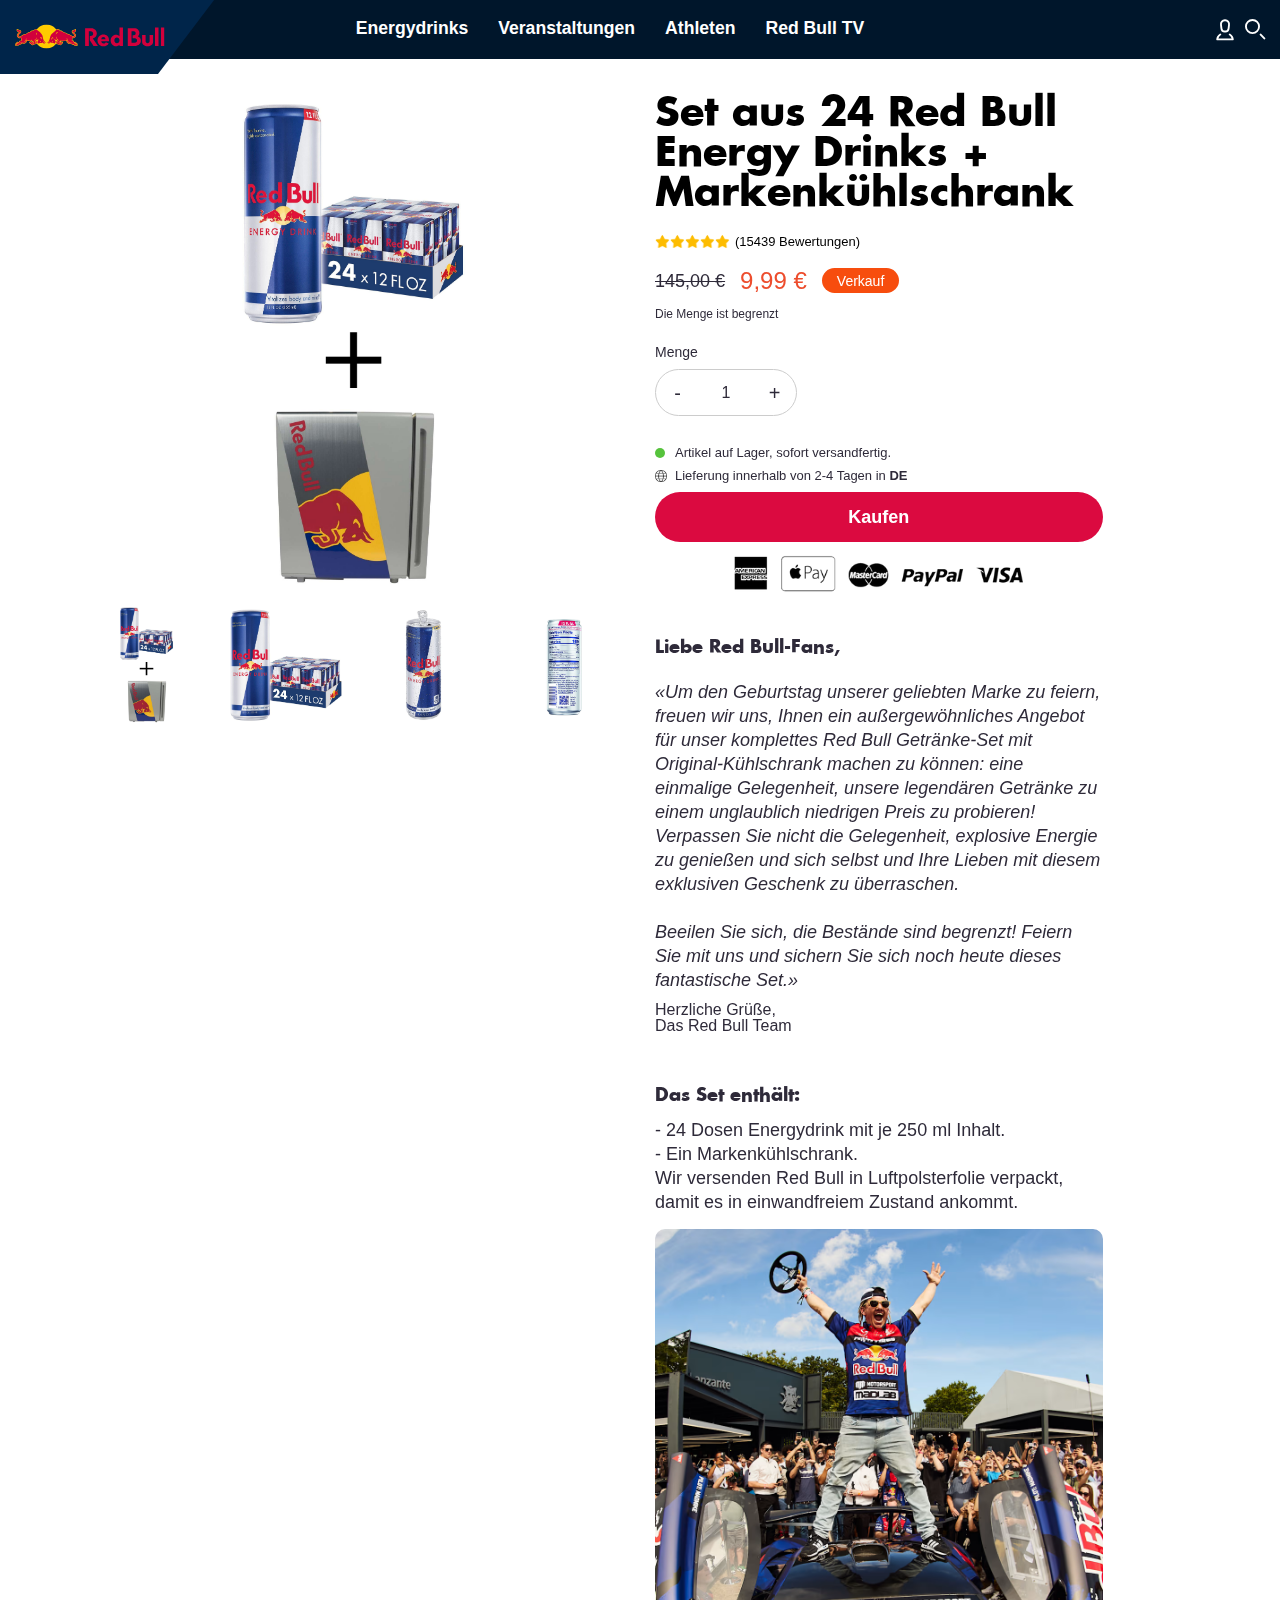
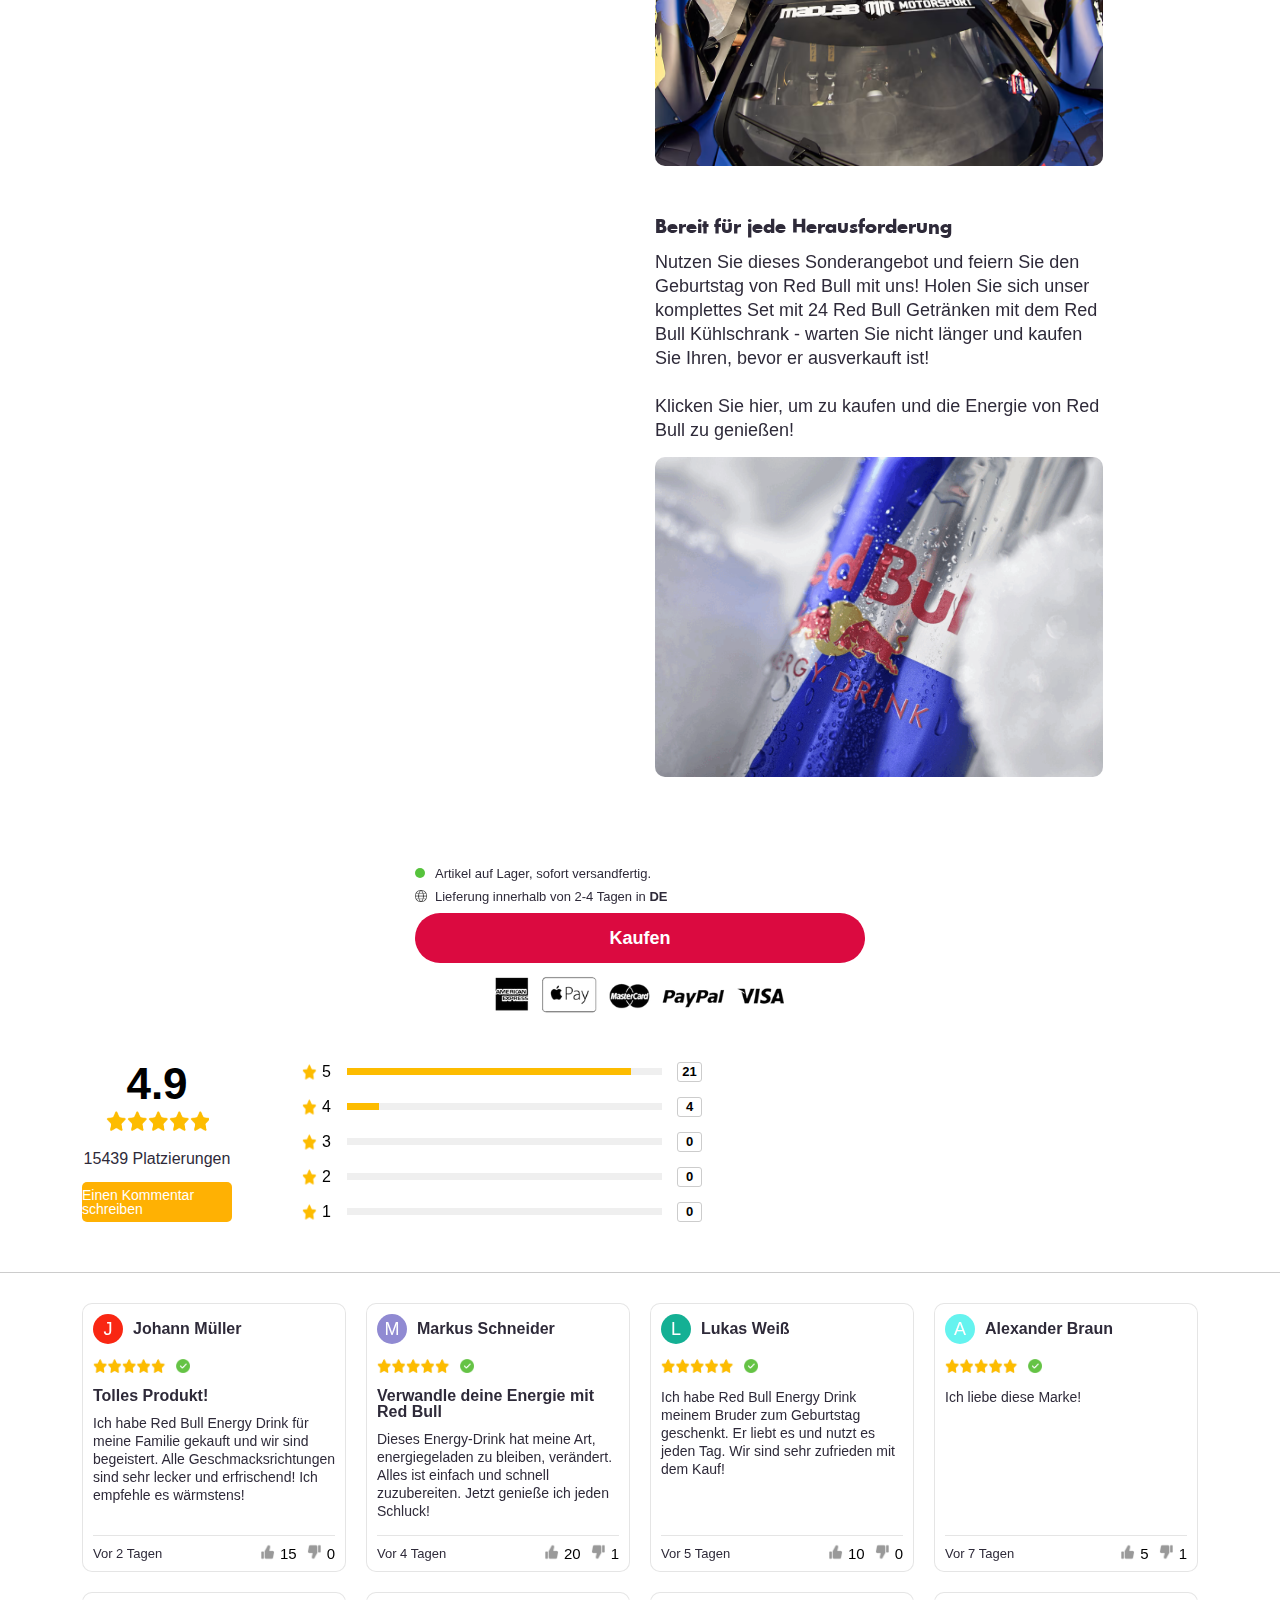
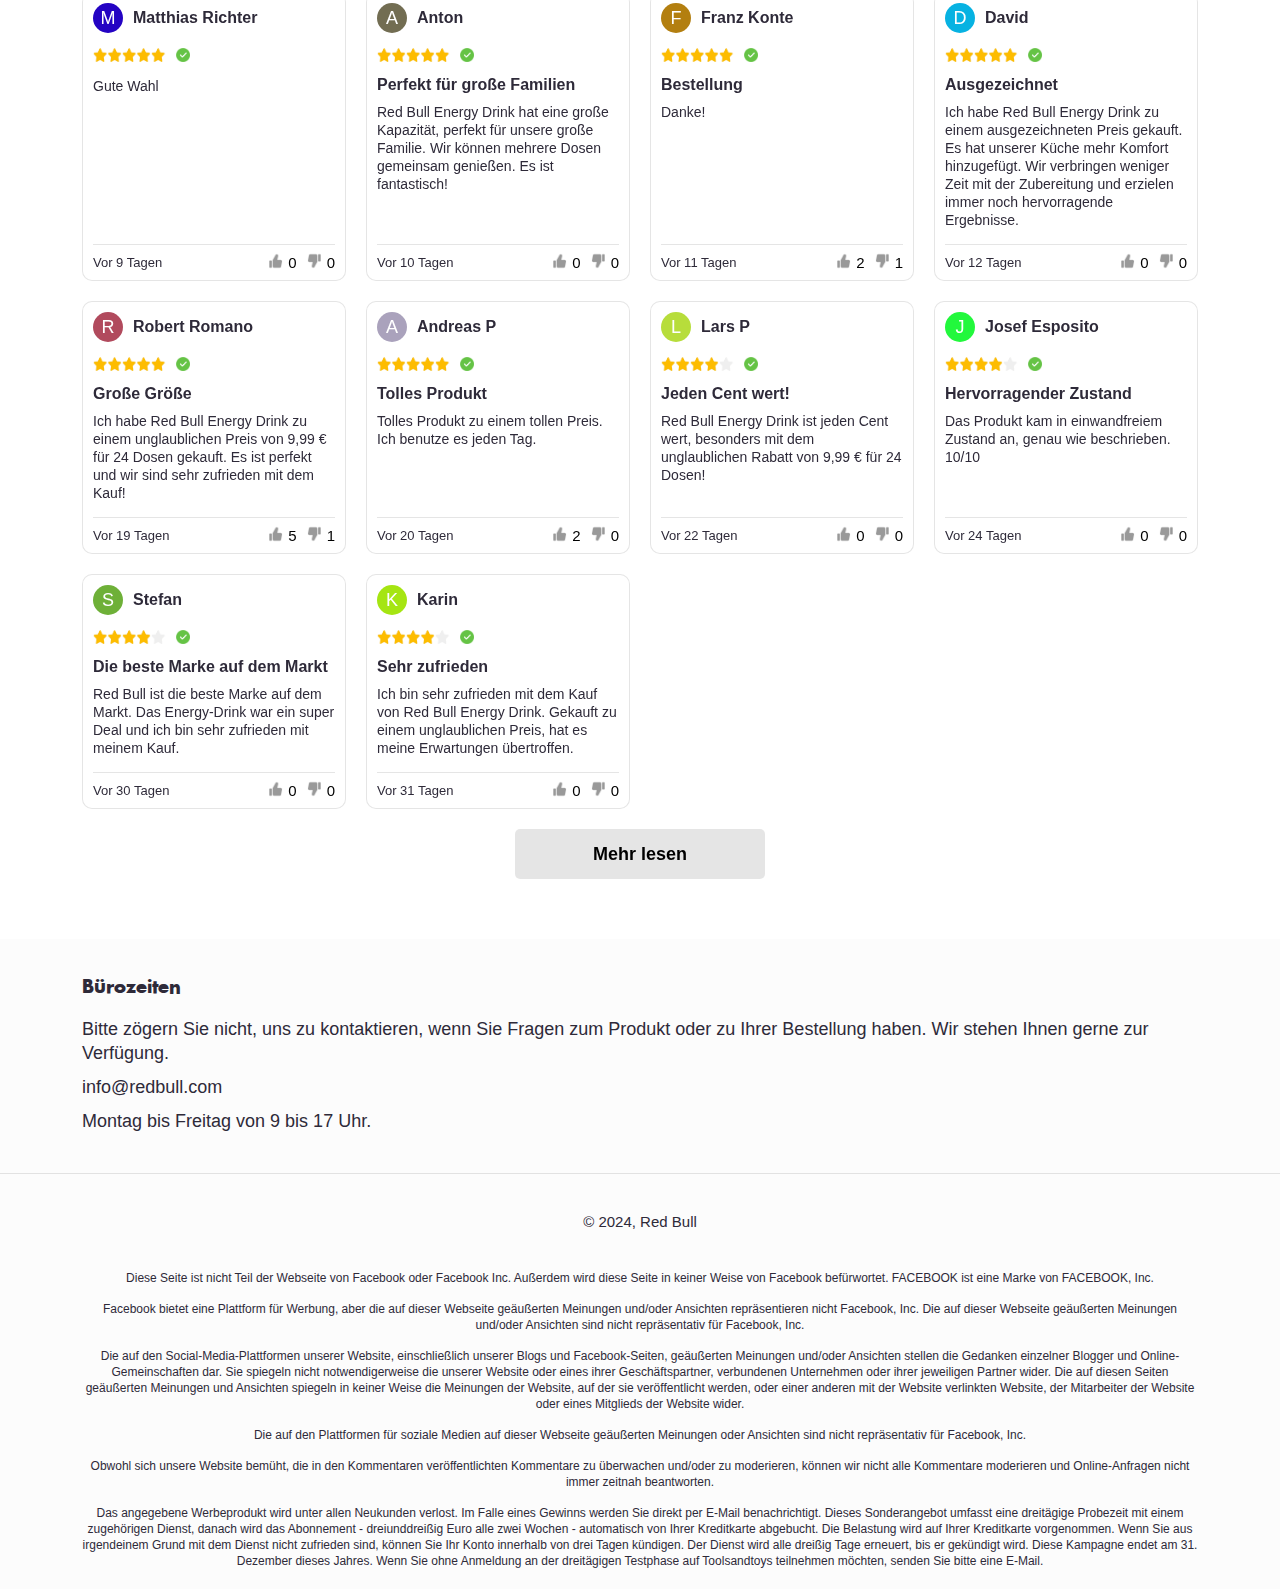
<file: index.html>
<!DOCTYPE html>
<html lang="de">
	<head>
		<meta charset="utf-8" />
		<meta http-equiv="X-UA-Compatible" content="IE=edge" />
		<meta name="viewport" content="width=device-width" />
		<title itemprop="name">Red Bull verleiht Flügel - RedBull DE</title>
		<link rel="shortcut icon" type="image/x-icon" href="./assets/favicon_1.png" />
		<link rel="preconnect" href="https://fonts.googleapis.com" />
		<link rel="preconnect" href="https://fonts.gstatic.com" crossorigin />
		<link
			href="https://fonts.googleapis.com/css2?family=Montserrat:wght@400;700&display=swap"
			rel="stylesheet"
		/>
		<link rel="stylesheet" type="text/css" href="./assets/bootstrap.css" />
		<link rel="stylesheet" type="text/css" href="./assets/slick.css" />
		<link rel="stylesheet" type="text/css" href="./assets/jquery.fancybox.css" />
		<link rel="stylesheet" type="text/css" href="./assets/metro-all.min.css" />
		<link rel="stylesheet" type="text/css" href="./assets/form.css" />
		<link rel="stylesheet" type="text/css" href="./assets/style.css" />
		<style>
			body {
				margin: 0;
				font-family: Arial, sans-serif;
			}

		</style>
	</head>

	<body>

<!--		<div class="topline-row">-->
<!--			<p class="topline-row__text">🎁 Feiern Sie mit uns! Aktion zu Ehren des Geburtstags von Monster Energy!</p>-->
<!--		</div>-->
<header>
	<div class="header" style="margin-top: -1px;">
		<div class="logo-container">
			<img src="./assets/redbullcom-logo_double-with-text.svg" alt="Monster Energy Logo" class="desktop-logo">
		</div>
		<div class="mobile-logo-container">
			<img src="./assets/redbullcom-logo_double-with-text.svg" alt="Mobile Logo" class="mobile-logo">
		</div>
		<div class="nav">
			<a href="#">Energydrinks</a>
			<a href="#">Veranstaltungen</a>
			<a href="#">Athleten</a>
			<a href="#">Red Bull TV</a>
		</div>

		<svg style="align-content: end; height: 30px" viewBox="0 0 24 24" class="user">
			<path d="M12.006 14.75a3.612 3.612 0 0 1-3.658-3.4l-.3-2.606a3.943 3.943 0 0 1 .86-3.188 4 4 0 0 1 3.098-1.306A4 4 0 0 1 15.1 5.56a3.95 3.95 0 0 1 .858 3.206l-.292 2.588a3.614 3.614 0 0 1-3.66 3.396Zm0-9a2.53 2.53 0 0 0-1.961.792 2.482 2.482 0 0 0-.505 2.015l.3 2.628a2.172 2.172 0 0 0 4.338 0l.295-2.609a2.507 2.507 0 0 0-.5-2.034 2.539 2.539 0 0 0-1.967-.792Zm6.98 14.73a5.952 5.952 0 0 0-2.83-4.77.5.5 0 0 0-.7.1l-.31.34a.4.4 0 0 0 .1.69A4.855 4.855 0 0 1 17.3 19.5H6.706a4.913 4.913 0 0 1 2.05-2.66.4.4 0 0 0 .11-.69l-.31-.34a.5.5 0 0 0-.7-.1 5.952 5.952 0 0 0-2.83 4.77.5.5 0 0 0 .5.52h12.96a.5.5 0 0 0 .5-.52Z" fill="#ffffff"></path>
		</svg>
		<svg style="align-content: end; height: 30px" viewBox="0 0 24 24"><path fill="none" d="M24 0v24H0V0" data-name="Bounding area" fill="#ffffff"></path><path d="M10 5.5A4.5 4.5 0 1 1 5.5 10 4.51 4.51 0 0 1 10 5.5M10 4a6 6 0 1 0 6 6 6 6 0 0 0-6-6z" fill="#ffffff"></path><rect x="17.25" y="15.18" width="1.5" height="5.66" rx=".5" ry=".5" transform="rotate(-45 17.998 18.005)" fill="#ffffff"></rect></svg>
		<!--		<div class="country-container">-->
<!--			-->
<!--&lt;!&ndash;			<div class="separator"></div>&ndash;&gt;-->
<!--&lt;!&ndash;			<div class="country">&ndash;&gt;-->
<!--&lt;!&ndash;				&ndash;&gt;-->
<!--&lt;!&ndash;			</div>&ndash;&gt;-->
<!--		</div>-->
	</div>
</header>



		<main class="main">
			<section class="product-screen-wrp">
				<div class="container">
					<div class="row">
						<div class="product-screen-content">
							<div class="col-md-6 col-xs-12 sticky">
								<div class="product-sliders">
									<div class="product-slider-for">
										<a href="./assets/sl_1.png" class="product-slider-for__item" data-fancybox>
											<img src="./assets/sl_1.png" alt="" class="product-slider-for__image" />
											<span class="product-slider-for__zoom"></span>
										</a>
										<a href="./assets/r1.jpeg" class="product-slider-for__item" data-fancybox>
											<img src="./assets/r1.jpeg" alt="" class="product-slider-for__image" />
											<span class="product-slider-for__zoom"></span>
										</a>
										<a href="./assets/r2.jpeg" class="product-slider-for__item" data-fancybox>
											<img src="./assets/r2.jpeg" alt="" class="product-slider-for__image" />
											<span class="product-slider-for__zoom"></span>
										</a>
										<a href="./assets/r3.jpg" class="product-slider-for__item" data-fancybox>
										<img src="./assets/r3.jpg" alt="" class="product-slider-for__image" />
										<span class="product-slider-for__zoom"></span>
									</a>
									</div>
									<div class="product-slider-nav">
										<div class="product-slider-nav__item">
											<img src="./assets/sl_1.png" alt="" class="product-slider-nav__image" />
										</div>
										<div class="product-slider-nav__item">
											<img src="./assets/r1.jpeg" alt="" class="product-slider-nav__image" />
										</div>
										<div class="product-slider-nav__item">
											<img src="./assets/r2.jpeg" alt="" class="product-slider-nav__image" />
										</div>
										<div class="product-slider-nav__item">
											<img src="./assets/r3.jpg" alt="" class="product-slider-nav__image" />
										</div>
									</div>
								</div>
							</div>
							<div class="col-lg-5 col-lg-offset-1 col-md-6 col-xs-12">
								<div class="product-description-wrp">
									<h1 class="first-level-title">Set aus 24 Red Bull Energy Drinks + Markenkühlschrank</h1>
									<a href="#rating" class="description-rating go">
										<span class="description-rating__stars"></span>
										<span class="description-rating__items">(15439 Bewertungen)</span>
									</a>
									<div class="price-block">
										<span class="price-block__old-price">145,00 €</span>
										<span class="price-block__new-price">9,99 €</span>
										<span class="price-block__sale">Verkauf</span>
									</div>
									<span class="tax-included">Die Menge ist begrenzt</span>
									<div class="choose-parameters">
<!--										<div class="choose-parameters__block">-->
<!--											<span class="choose-parameters__name">Memory</span>-->
<!--											<ul class="parameters-list">-->
<!--												<li class="parameters-list__item active">-->
<!--													<a href="" class="parameters-list__link" data-slide="1">128 Gb</a>-->
<!--												</li>-->
<!--											</ul>-->
<!--										</div>-->
										<div class="choose-parameters__block">
											<span class="choose-parameters__name">Menge</span>
											<div class="quantity-block">
												<button class="quantity-block__button minus">-</button>
												<input type="text" class="quantity-block__input" value="1" />
												<button class="quantity-block__button plus">+</button>
											</div>
										</div>
										<div class="buy-button-block">
											<p class="buy-button-block__text ready">Artikel auf Lager, sofort versandfertig.</p>
											<p class="buy-button-block__text location">
												Lieferung innerhalb von 2-4 Tagen in <span>DE</span>
											</p>
											<a href="" class="basic-button js-pickup">Kaufen</a>
											<img
												src="./assets/payments.png"
												alt=""
												class="buy-button-block__payments-image"
											/>
										</div>
									</div>
									<div class="product-info">
										<div class="product-info__block" style="text-align: left">
											<div class="text-block">
												<p class="text-block__name">Liebe Red Bull-Fans,</p>
												<p class="text-block__paragraph">
												<p style="font-style: italic;">«Um den Geburtstag unserer geliebten Marke zu feiern, freuen wir uns, Ihnen ein außergewöhnliches Angebot für unser komplettes Red Bull Getränke-Set mit Original-Kühlschrank machen zu können: eine einmalige Gelegenheit, unsere legendären Getränke zu einem unglaublich niedrigen Preis zu probieren! Verpassen Sie nicht die Gelegenheit, explosive Energie zu genießen und sich selbst und Ihre Lieben mit diesem exklusiven Geschenk zu überraschen.

													<br> <br>
												Beeilen Sie sich, die Bestände sind begrenzt! Feiern Sie mit uns und sichern Sie sich noch heute dieses fantastische Set.»</p>
												<br> <br>
												Herzliche Grüße, <br>
												Das Red Bull Team
												</p>
											</div>
										</div>
										<!--	<div class="product-info__block">-->
										<!--		<div class="text-block">-->
										<!--			<p class="text-block__name">Unlimited energy</p>-->
										<!--			<p class="text-block__paragraph">-->
										<!--				Red Bull Energy Drink offers a quick and effective way to increase your energy level. With a combination of taurine, ginseng and B vitamins, this energy drink helps you maintain high concentration and endurance. Perfect for students, athletes and professionals.-->
										<!--			</p>-->
										<!--		</div>-->
										<!--		<div class="product-info__image-block">-->
										<!--			<img src="./assets/r1.webp" alt="" class="product-info__image" />-->
										<!--		</div>-->
										<!--	</div>-->
										<div class="product-info__block">
											<div class="text-block" style="text-align: left">
												<p class="text-block__name">Das Set enthält:</p>
												<p class="text-block__paragraph">
													- 24 Dosen Energydrink mit je 250 ml Inhalt. <br>
													- Ein Markenkühlschrank. <br>
													Wir versenden Red Bull in Luftpolsterfolie verpackt, damit es in einwandfreiem Zustand ankommt.
												</p>
											</div>
											<div class="product-info__image-block">
												<img src="./assets/mike-whiddett-madmac-goodwood-festival-speed-2024.avif" alt="" class="product-info__image" />
											</div>
										</div>
										<div class="product-info__block" style="text-align: left">
											<div class="text-block">
												<p class="text-block__name">Bereit für jede Herausforderung</p>
												<p class="text-block__paragraph">
													Nutzen Sie dieses Sonderangebot und feiern Sie den Geburtstag von Red Bull mit uns! Holen Sie sich unser komplettes Set mit 24 Red Bull Getränken mit dem Red Bull Kühlschrank - warten Sie nicht länger und kaufen Sie Ihren, bevor er ausverkauft ist!
													<br><br>
													Klicken Sie hier, um zu kaufen und die Energie von Red Bull zu genießen!
												</p>
											</div>
											<div class="product-info__image-block">
												<img src="./assets/123.png" alt="" class="product-info__image" />
											</div>
										</div>
									</div>
								</div>
							</div>
						</div>
					</div>
				</div>
			</section>
			<section class="page-rating-wrp">
				<div class="container">
					<div class="page-rating-content">
						<div class="center-buy-block">
							<div class="buy-button-block">
								<p class="buy-button-block__text ready">Artikel auf Lager, sofort versandfertig.</p>
								<p class="buy-button-block__text location">
									Lieferung innerhalb von 2-4 Tagen in <span>DE</span>
								</p>
									<a href="" class="basic-button js-pickup">Kaufen</a>
								<img src="./assets/payments.png" alt="" class="buy-button-block__payments-image" />
							</div>
						</div>
						<div class="page-rating">
							<div class="page-rating__left-side">
								<div class="rating-score">
									<span class="rating-score__value">4.9</span>
									<span class="rating-score__stars"></span>
									<span class="rating-score__reviews">15439 Platzierungen </span>
									<a href="#modal-review" class="rating-score__add-review" data-toggle="modal"
										>Einen Kommentar schreiben</a
									>
								</div>
							</div>
							<div class="page-rating__right-side">
								<ul class="rating-list" id="rating">
									<li class="rating-list__item">
										<a href="" class="rating-list__link js-sorting-five">
											<span class="rating-list__score">5</span>
											<span class="rating-list__line">
												<span class="rating-list__line-filled" style="width: 90%"></span>
											</span>
											<span class="rating-list__value">21</span>
										</a>
									</li>
									<li class="rating-list__item">
										<a href="" class="rating-list__link js-sorting-four">
											<span class="rating-list__score">4</span>
											<span class="rating-list__line">
												<span class="rating-list__line-filled" style="width: 10%"></span>
											</span>
											<span class="rating-list__value">4</span>
										</a>
									</li>
									<li class="rating-list__item">
										<a href="" class="rating-list__link">
											<span class="rating-list__score">3</span>
											<span class="rating-list__line">
												<span class="rating-list__line-filled"></span>
											</span>
											<span class="rating-list__value">0</span>
										</a>
									</li>
									<li class="rating-list__item">
										<a href="" class="rating-list__link">
											<span class="rating-list__score">2</span>
											<span class="rating-list__line">
												<span class="rating-list__line-filled"></span>
											</span>
											<span class="rating-list__value">0</span>
										</a>
									</li>
									<li class="rating-list__item">
										<a href="" class="rating-list__link">
											<span class="rating-list__score">1</span>
											<span class="rating-list__line">
												<span class="rating-list__line-filled"></span>
											</span>
											<span class="rating-list__value">0</span>
										</a>
									</li>
								</ul>
							</div>
						</div>
					</div>
				</div>
			</section>
			<section class="reviews-wrp">
				<div class="container">
					<div class="row">
						<div class="reviews-content">
							<div class="col-lg-3 col-md-4 col-xs-6 five-stars">
								<div class="review-item">
									<div class="review-item-head">
										<div class="review-item-head__name-block">
											<div class="review-item-head__avatar">
												<span class="review-item-head__avatar-text"></span>
											</div>
											<span class="review-item-head__name">Johann Müller</span>
										</div>
										<div class="review-item-rating-block">
											<div class="review-item-rating-block__rating"></div>
										</div>
										<h3 class="review-item-head__title">Tolles Produkt!</h3>
										<p class="review-item-head__text">
											Ich habe Red Bull Energy Drink für meine Familie gekauft und wir sind begeistert. Alle Geschmacksrichtungen sind sehr lecker und erfrischend! Ich empfehle es wärmstens!
										</p>
									</div>
									<div class="review-item-bottom">
										<span class="review-item-bottom__time">Vor 2 Tagen</span>
										<div class="like-diselike">
											<a href="" class="like-diselike__link like">
												<span class="like-diselike__value">15</span>
											</a>
											<a href="" class="like-diselike__link dislike">
												<span class="like-diselike__value">0</span>
											</a>
										</div>
									</div>
								</div>
							</div>
							<div class="col-lg-3 col-md-4 col-xs-6 five-stars">
								<div class="review-item">
									<div class="review-item-head">
										<div class="review-item-head__name-block">
											<div class="review-item-head__avatar">
												<span class="review-item-head__avatar-text"></span>
											</div>
											<span class="review-item-head__name">Markus Schneider</span>
										</div>
										<div class="review-item-rating-block">
											<div class="review-item-rating-block__rating"></div>
										</div>
										<h3 class="review-item-head__title">Verwandle deine Energie mit Red Bull</h3>
										<p class="review-item-head__text">
											Dieses Energy-Drink hat meine Art, energiegeladen zu bleiben, verändert. Alles ist einfach und schnell zuzubereiten. Jetzt genieße ich jeden Schluck!
										</p>
									</div>
									<div class="review-item-bottom">
										<span class="review-item-bottom__time">Vor 4 Tagen</span>
										<div class="like-diselike">
											<a href="" class="like-diselike__link like">
												<span class="like-diselike__value">20</span>
											</a>
											<a href="" class="like-diselike__link dislike">
												<span class="like-diselike__value">1</span>
											</a>
										</div>
									</div>
								</div>
							</div>
							<div class="col-lg-3 col-md-4 col-xs-6 five-stars">
								<div class="review-item">
									<div class="review-item-head">
										<div class="review-item-head__name-block">
											<div class="review-item-head__avatar">
												<span class="review-item-head__avatar-text"></span>
											</div>
											<span class="review-item-head__name">Lukas Weiß</span>
										</div>
										<div class="review-item-rating-block">
											<div class="review-item-rating-block__rating"></div>
										</div>
										<p class="review-item-head__text">
											Ich habe Red Bull Energy Drink meinem Bruder zum Geburtstag geschenkt. Er liebt es und nutzt es jeden Tag. Wir sind sehr zufrieden mit dem Kauf!
										</p>
									</div>
									<div class="review-item-bottom">
										<span class="review-item-bottom__time">Vor 5 Tagen</span>
										<div class="like-diselike">
											<a href="" class="like-diselike__link like">
												<span class="like-diselike__value">10</span>
											</a>
											<a href="" class="like-diselike__link dislike">
												<span class="like-diselike__value">0</span>
											</a>
										</div>
									</div>
								</div>
							</div>
							<div class="col-lg-3 col-md-4 col-xs-6 five-stars">
								<div class="review-item">
									<div class="review-item-head">
										<div class="review-item-head__name-block">
											<div class="review-item-head__avatar">
												<span class="review-item-head__avatar-text"></span>
											</div>
											<span class="review-item-head__name">Alexander Braun</span>
										</div>
										<div class="review-item-rating-block">
											<div class="review-item-rating-block__rating"></div>
										</div>
										<p class="review-item-head__text">Ich liebe diese Marke!</p>
									</div>
									<div class="review-item-bottom">
										<span class="review-item-bottom__time">Vor 7 Tagen</span>
										<div class="like-diselike">
											<a href="" class="like-diselike__link like">
												<span class="like-diselike__value">5</span>
											</a>
											<a href="" class="like-diselike__link dislike">
												<span class="like-diselike__value">1</span>
											</a>
										</div>
									</div>
								</div>
							</div>
							<div class="col-lg-3 col-md-4 col-xs-6 five-stars">
								<div class="review-item">
									<div class="review-item-head">
										<div class="review-item-head__name-block">
											<div class="review-item-head__avatar">
												<span class="review-item-head__avatar-text"></span>
											</div>
											<span class="review-item-head__name">Matthias Richter</span>
										</div>
										<div class="review-item-rating-block">
											<div class="review-item-rating-block__rating"></div>
										</div>
										<p class="review-item-head__text">Gute Wahl</p>
									</div>
									<div class="review-item-bottom">
										<span class="review-item-bottom__time">Vor 9 Tagen</span>
										<div class="like-diselike">
											<a href="" class="like-diselike__link like">
												<span class="like-diselike__value">0</span>
											</a>
											<a href="" class="like-diselike__link dislike">
												<span class="like-diselike__value">0</span>
											</a>
										</div>
									</div>
								</div>
							</div>
							<div class="col-lg-3 col-md-4 col-xs-6 five-stars">
								<div class="review-item">
									<div class="review-item-head">
										<div class="review-item-head__name-block">
											<div class="review-item-head__avatar">
												<span class="review-item-head__avatar-text"></span>
											</div>
											<span class="review-item-head__name">Anton</span>
										</div>
										<div class="review-item-rating-block">
											<div class="review-item-rating-block__rating"></div>
										</div>
										<h3 class="review-item-head__title">Perfekt für große Familien</h3>
										<p class="review-item-head__text">
											Red Bull Energy Drink hat eine große Kapazität, perfekt für unsere große Familie. Wir können mehrere Dosen gemeinsam genießen. Es ist fantastisch!
										</p>
									</div>
									<div class="review-item-bottom">
										<span class="review-item-bottom__time">Vor 10 Tagen</span>
										<div class="like-diselike">
											<a href="" class="like-diselike__link like">
												<span class="like-diselike__value">0</span>
											</a>
											<a href="" class="like-diselike__link dislike">
												<span class="like-diselike__value">0</span>
											</a>
										</div>
									</div>
								</div>
							</div>
							<div class="col-lg-3 col-md-4 col-xs-6 five-stars">
								<div class="review-item">
									<div class="review-item-head">
										<div class="review-item-head__name-block">
											<div class="review-item-head__avatar">
												<span class="review-item-head__avatar-text"></span>
											</div>
											<span class="review-item-head__name">Franz Konte</span>
										</div>
										<div class="review-item-rating-block">
											<div class="review-item-rating-block__rating"></div>
										</div>
										<h3 class="review-item-head__title">Bestellung</h3>
										<p class="review-item-head__text">Danke!</p>
									</div>
									<div class="review-item-bottom">
										<span class="review-item-bottom__time">Vor 11 Tagen</span>
										<div class="like-diselike">
											<a href="" class="like-diselike__link like">
												<span class="like-diselike__value">2</span>
											</a>
											<a href="" class="like-diselike__link dislike">
												<span class="like-diselike__value">1</span>
											</a>
										</div>
									</div>
								</div>
							</div>
							<div class="col-lg-3 col-md-4 col-xs-6 five-stars">
								<div class="review-item">
									<div class="review-item-head">
										<div class="review-item-head__name-block">
											<div class="review-item-head__avatar">
												<span class="review-item-head__avatar-text"></span>
											</div>
											<span class="review-item-head__name">David</span>
										</div>
										<div class="review-item-rating-block">
											<div class="review-item-rating-block__rating"></div>
										</div>
										<h3 class="review-item-head__title">Ausgezeichnet</h3>
										<p class="review-item-head__text">
											Ich habe Red Bull Energy Drink zu einem ausgezeichneten Preis gekauft. Es hat unserer Küche mehr Komfort hinzugefügt. Wir verbringen weniger Zeit mit der Zubereitung und erzielen immer noch hervorragende Ergebnisse.
										</p>
									</div>
									<div class="review-item-bottom">
										<span class="review-item-bottom__time">Vor 12 Tagen</span>
										<div class="like-diselike">
											<a href="" class="like-diselike__link like">
												<span class="like-diselike__value">0</span>
											</a>
											<a href="" class="like-diselike__link dislike">
												<span class="like-diselike__value">0</span>
											</a>
										</div>
									</div>
								</div>
							</div>
							<div class="col-lg-3 col-md-4 col-xs-6 five-stars">
								<div class="review-item">
									<div class="review-item-head">
										<div class="review-item-head__name-block">
											<div class="review-item-head__avatar">
												<span class="review-item-head__avatar-text"></span>
											</div>
											<span class="review-item-head__name">Robert Romano</span>
										</div>
										<div class="review-item-rating-block">
											<div class="review-item-rating-block__rating"></div>
										</div>
										<h3 class="review-item-head__title">Große Größe</h3>
										<p class="review-item-head__text">
											Ich habe Red Bull Energy Drink zu einem unglaublichen Preis von 9,99 € für 24 Dosen gekauft. Es ist perfekt und wir sind sehr zufrieden mit dem Kauf!
										</p>
									</div>
									<div class="review-item-bottom">
										<span class="review-item-bottom__time">Vor 19 Tagen</span>
										<div class="like-diselike">
											<a href="" class="like-diselike__link like">
												<span class="like-diselike__value">5</span>
											</a>
											<a href="" class="like-diselike__link dislike">
												<span class="like-diselike__value">1</span>
											</a>
										</div>
									</div>
								</div>
							</div>
							<div class="col-lg-3 col-md-4 col-xs-6 five-stars">
								<div class="review-item">
									<div class="review-item-head">
										<div class="review-item-head__name-block">
											<div class="review-item-head__avatar">
												<span class="review-item-head__avatar-text"></span>
											</div>
											<span class="review-item-head__name">Andreas P</span>
										</div>
										<div class="review-item-rating-block">
											<div class="review-item-rating-block__rating"></div>
										</div>
										<h3 class="review-item-head__title">Tolles Produkt</h3>
										<p class="review-item-head__text">
											Tolles Produkt zu einem tollen Preis. Ich benutze es jeden Tag.
										</p>
									</div>
									<div class="review-item-bottom">
										<span class="review-item-bottom__time">Vor 20 Tagen</span>
										<div class="like-diselike">
											<a href="" class="like-diselike__link like">
												<span class="like-diselike__value">2</span>
											</a>
											<a href="" class="like-diselike__link dislike">
												<span class="like-diselike__value">0</span>
											</a>
										</div>
									</div>
								</div>
							</div>
							<div class="col-lg-3 col-md-4 col-xs-6 four-stars">
								<div class="review-item">
									<div class="review-item-head">
										<div class="review-item-head__name-block">
											<div class="review-item-head__avatar">
												<span class="review-item-head__avatar-text"></span>
											</div>
											<span class="review-item-head__name">Lars P</span>
										</div>
										<div class="review-item-rating-block">
											<div class="review-item-rating-block__rating"></div>
										</div>
										<h3 class="review-item-head__title">Jeden Cent wert!</h3>
										<p class="review-item-head__text">
											Red Bull Energy Drink ist jeden Cent wert, besonders mit dem unglaublichen Rabatt von 9,99 € für 24 Dosen!
										</p>
									</div>
									<div class="review-item-bottom">
										<span class="review-item-bottom__time">Vor 22 Tagen</span>
										<div class="like-diselike">
											<a href="" class="like-diselike__link like">
												<span class="like-diselike__value">0</span>
											</a>
											<a href="" class="like-diselike__link dislike">
												<span class="like-diselike__value">0</span>
											</a>
										</div>
									</div>
								</div>
							</div>
							<div class="col-lg-3 col-md-4 col-xs-6 four-stars">
								<div class="review-item">
									<div class="review-item-head">
										<div class="review-item-head__name-block">
											<div class="review-item-head__avatar">
												<span class="review-item-head__avatar-text"></span>
											</div>
											<span class="review-item-head__name">Josef Esposito</span>
										</div>
										<div class="review-item-rating-block">
											<div class="review-item-rating-block__rating"></div>
										</div>
										<h3 class="review-item-head__title">Hervorragender Zustand</h3>
										<p class="review-item-head__text">
											Das Produkt kam in einwandfreiem Zustand an, genau wie beschrieben. 10/10
										</p>
									</div>
									<div class="review-item-bottom">
										<span class="review-item-bottom__time">Vor 24 Tagen</span>
										<div class="like-diselike">
											<a href="" class="like-diselike__link like">
												<span class="like-diselike__value">0</span>
											</a>
											<a href="" class="like-diselike__link dislike">
												<span class="like-diselike__value">0</span>
											</a>
										</div>
									</div>
								</div>
							</div>
							<div class="col-lg-3 col-md-4 col-xs-6 four-stars">
								<div class="review-item">
									<div class="review-item-head">
										<div class="review-item-head__name-block">
											<div class="review-item-head__avatar">
												<span class="review-item-head__avatar-text"></span>
											</div>
											<span class="review-item-head__name">Stefan</span>
										</div>
										<div class="review-item-rating-block">
											<div class="review-item-rating-block__rating"></div>
										</div>
										<h3 class="review-item-head__title">Die beste Marke auf dem Markt</h3>
										<p class="review-item-head__text">
											Red Bull ist die beste Marke auf dem Markt. Das Energy-Drink war ein super Deal und ich bin sehr zufrieden mit meinem Kauf.
										</p>
									</div>
									<div class="review-item-bottom">
										<span class="review-item-bottom__time">Vor 30 Tagen</span>
										<div class="like-diselike">
											<a href="" class="like-diselike__link like">
												<span class="like-diselike__value">0</span>
											</a>
											<a href="" class="like-diselike__link dislike">
												<span class="like-diselike__value">0</span>
											</a>
										</div>
									</div>
								</div>
							</div>
							<div class="col-lg-3 col-md-4 col-xs-6 four-stars">
								<div class="review-item">
									<div class="review-item-head">
										<div class="review-item-head__name-block">
											<div class="review-item-head__avatar">
												<span class="review-item-head__avatar-text"></span>
											</div>
											<span class="review-item-head__name">Karin</span>
										</div>
										<div class="review-item-rating-block">
											<div class="review-item-rating-block__rating"></div>
										</div>
										<h3 class="review-item-head__title">Sehr zufrieden</h3>
										<p class="review-item-head__text">
											Ich bin sehr zufrieden mit dem Kauf von Red Bull Energy Drink. Gekauft zu einem unglaublichen Preis, hat es meine Erwartungen übertroffen.
										</p>
									</div>
									<div class="review-item-bottom">
										<span class="review-item-bottom__time">Vor 31 Tagen</span>
										<div class="like-diselike">
											<a href="" class="like-diselike__link like">
												<span class="like-diselike__value">0</span>
											</a>
											<a href="" class="like-diselike__link dislike">
												<span class="like-diselike__value">0</span>
											</a>
										</div>
									</div>
								</div>
							</div>
							<div class="col-xs-12 load-more-block">
								<div class="load-more">
									<a href="" class="basic-button js-load-more">Mehr lesen</a>
								</div>
							</div>
						</div>
					</div>
				</div>
			</section>
			<section class="order-data-wrp hidden">
				<div class="container">
					<div class="basket-tab">
						<div class="order-form-wrp">
							<div class="order-form-left-side">
								<form class="cart-form" action="https://{trackingdomain}/click/">
									<input type="hidden" name="fbpixel" value="{lander.param:fbpixel}" />
									<input type="hidden" name="origin" value="{origin}" />
									<input
										id="countryCodeHiddenField"
										type="hidden"
										name="country_code"
										value="+49"
									/>
									<div class="order-form-item">
										<span class="order-form-item__name">Lieferung</span>
										<div class="order-form-item__fields">
											<div class="form-group">
												<label>Städte</label>
												<div class="input mt-1">
													<input
														name="city"
														class=""
														type="text"
														data-role="input"
														data-validate="custom=validateNameFamily"
														data-role-input="true"
														required
													/>
													<div class="button-group">
														<button class="button input-clear-button" tabindex="-1" type="button">
															<span class="default-icon-cross"></span>
														</button>
													</div>
												</div>
											</div>
											<div class="form-group">
												<label>Adresse</label>
												<div class="input mt-1">
													<input
														name="address"
														class=""
														type="text"
														data-role="input"
														data-validate="custom=validateNameFamily"
														data-role-input="true"
														required
													/>
													<div class="button-group">
														<button class="button input-clear-button" tabindex="-1" type="button">
															<span class="default-icon-cross"></span>
														</button>
													</div>
												</div>
											</div>
											<div class="form-group">
												<label>Postleitzahl</label>
												<div class="input mt-1">
													<input
														name="zip"
														class=""
														type="text"
														data-role="input"
														data-validate="minlength=4"
														data-role-input="true"
														required
													/>
													<div class="button-group">
														<button class="button input-clear-button" tabindex="-1" type="button">
															<span class="default-icon-cross"></span>
														</button>
													</div>
												</div>
											</div>
										</div>
									</div>
									<div class="order-form-item">
										<span class="order-form-item__name">Zahlungsarten</span>
										<div class="order-form-item__fields">
											<label class="basic-checkbox">
												<input
													type="radio"
													class="basic-checkbox__input"
													id="agreement__1"
													checked
												/>
												<span class="basic-checkbox__style"></span>
												<p class="basic-checkbox__text">Online mit Karte bezahlen</p>
											</label>
											<style>
												.basic-checkbox {
													width: 100%;
													position: relative !important;
													left: 0;
													top: 0;
													float: left;
													width: 100%;
													white-space: inherit !important;
													opacity: 1 !important;
												}

												.basic-checkbox__input {
													position: absolute;
													width: 100%;
													height: 100%;
													opacity: 0;
													margin: 0 !important;
													cursor: pointer;
													z-index: 30;
												}

												.basic-checkbox__style {
													width: 15px;
													height: 15px;
													border: 1px solid #000;
													position: relative;
													float: left;
													border-radius: 50%;
													overflow: hidden;
												}

												.basic-checkbox__text {
													width: calc(100% - 15px);
													padding-left: 10px;
													font-size: 14px;
													line-height: 16px;
													margin: 0 !important;
													float: left;
												}

												.basic-checkbox__input:checked + .basic-checkbox__style:before {
													content: "";
													display: block;
													float: left;
													width: 10px;
													height: 10px;
													position: absolute;
													left: 50%;
													top: 50%;
													transform: translate(-50%, -50%);
													background-color: #000;
													border-radius: 50%;
													overflow: hidden;
												}
											</style>
										</div>
									</div>
									<div class="order-form-item">
										<span class="order-form-item__name">Persönliche Informationen</span>
										<div class="order-form-item__fields">
											<div class="form-group">
												<label>Name</label>
												<div class="input mt-1">
													<input
														name="name"
														class=""
														type="text"
														data-role="input"
														data-validate="minlength=8"
														data-role-input="true"
														required
													/>
													<div class="button-group">
														<button class="button input-clear-button" tabindex="-1" type="button">
															<span class="default-icon-cross"></span>
														</button>
													</div>
												</div>
											</div>
											<div class="form-group">
												<label>Nachname</label>
												<div class="input mt-1">
													<input
														name="family"
														class=""
														type="text"
														data-role="input"
														data-validate="minlength=8"
														data-role-input="true"
														required
													/>
													<div class="button-group">
														<button class="button input-clear-button" tabindex="-1" type="button">
															<span class="default-icon-cross"></span>
														</button>
													</div>
												</div>
											</div>
											<div class="form-group">
												<label>Telefonnummer</label>
												<div class="input country-input mt-1">
													<span class="country-input__value">+49</span>
													<input
														id="phoneInput"
														class="js-phone-input"
														class=""
														type="text"
														data-role="input"
														data-validate="minlength=9"
														data-role-input="true"
														required
														name="phone"
													/>
													<div class="button-group">
														<button class="button input-clear-button" tabindex="-1" type="button">
															<span class="default-icon-cross"></span>
														</button>
													</div>
												</div>
												<style>
													.country-input {
														position: relative;
													}

													.country-input__value {
														position: absolute;
														left: -5px;
														top: 13.5px;
														padding-left: 3rem;
														font-size: 1rem;
													}

													.country-input__value:before {
														content: "";
														display: block;
														position: absolute;
														left: 0.75rem;
														top: 50%;
														transform: translateY(-50%);
														float: left;
														width: 1.6rem;
														height: 1.07rem;
														background: url("./assets/Flag_of_Germany.svg") no-repeat;
														background-size: 100% 100%;
													}

													.js-phone-input {
														padding-left: 4.75rem !important;
													}
												</style>
											</div>
											<div class="form-group">
												<label>E-Mail</label>
												<div class="input">
													<input
														name="email"
														type="text"
														data-role="input"
														data-validate="email"
														data-role-input="true"
														class="js-email-input"
														required
													/>
													<div class="button-group">
														<button class="button input-clear-button" tabindex="-1" type="button">
															<span class="default-icon-cross"></span>
														</button>
													</div>
												</div>
											</div>
										</div>
									</div>
									<div class="buttons" style="width: 100%">
										<button
											class="order-footer__button-next btn normal js-submit-button"
											type="submit"
										>
											Zur Kasse gehen
										</button>
										<style>
											.js-submit-button.disable {
												opacity: 0.3;
												pointer-events: none;
											}
										</style>
									</div>
								</form>
							</div>
							<div class="order-form-right-side">
								<div class="order-item">
									<div class="order-item__image-wrp">
										<img src="./assets/sl_1.png" alt="" class="order-item__image" />
									</div>
									<div class="order-item__descript">
										<span class="order-item__name">Set aus 24 Red Bull Energy Drinks + Markenkühlschrank</span>
										<div class="order-item__price-row">
											<span class="order-item__old-price">145,00 €</span>
											<span class="order-item__new-price">9,99 €</span>
										</div>
									</div>
								</div>
								<div class="order-details-list-wrp">
									<span class="order-details-list-wrp__name">Details zur Bestellung</span>
									<ul class="order-details-list">
										<li class="order-details-list__item">
											<span class="order-details-list__name">Preis der Bestellung</span>
											<span class="order-details-list__value">9,99 €</span>
										</li>
										<li class="order-details-list__item">
											<span class="order-details-list__name">Lieferung</span>
											<span class="order-details-list__value">0,00 €</span>
										</li>
										<li class="order-details-list__item all">
											<span class="order-details-list__name">Insgesamt</span>
											<span class="order-details-list__value">9,99 €</span>
										</li>
									</ul>
								</div>
							</div>
						</div>
					</div>
				</div>
			</section>
		</main>
		<footer class="footer">
			<div class="footer-topline">
				<div class="container">
					<div class="text-block">
						<h2 class="text-block__name">Bürozeiten</h2>
						<p class="text-block__paragraph">
							Bitte zögern Sie nicht, uns zu kontaktieren, wenn Sie Fragen zum Produkt oder zu Ihrer Bestellung haben.
							Wir stehen Ihnen gerne zur Verfügung.
						</p>
						<p class="text-block__paragraph">info@redbull.com</p>
						<p class="text-block__paragraph">Montag bis Freitag von 9 bis 17 Uhr.</p>
					</div>
				</div>
			</div>
			<div class="footer-bottomline">
				<div class="container">
					<div class="footer-bottomline-text">
						<p class="footer-bottomline-text__text copy">© 2024, Red Bull</p>
						<p class="footer-bottomline-text__text">
							Diese Seite ist nicht Teil der Webseite von Facebook oder Facebook Inc. Außerdem wird diese Seite in keiner Weise von Facebook befürwortet. FACEBOOK ist eine Marke von FACEBOOK, Inc.
						</p>
						<p class="footer-bottomline-text__text">
							Facebook bietet eine Plattform für Werbung, aber die auf dieser Webseite geäußerten Meinungen und/oder Ansichten repräsentieren nicht Facebook, Inc. Die auf dieser Webseite geäußerten Meinungen und/oder Ansichten sind nicht repräsentativ für Facebook, Inc.
						</p>
						<p class="footer-bottomline-text__text">
							Die auf den Social-Media-Plattformen unserer Website, einschließlich unserer Blogs und Facebook-Seiten, geäußerten Meinungen und/oder Ansichten stellen die Gedanken einzelner Blogger und Online-Gemeinschaften dar. Sie spiegeln nicht notwendigerweise die unserer Website oder eines ihrer Geschäftspartner, verbundenen Unternehmen oder ihrer jeweiligen Partner wider. Die auf diesen Seiten geäußerten Meinungen und Ansichten spiegeln in keiner Weise die Meinungen der Website, auf der sie veröffentlicht werden, oder einer anderen mit der Website verlinkten Website, der Mitarbeiter der Website oder eines Mitglieds der Website wider.
						</p>
						<p class="footer-bottomline-text__text">
							Die auf den Plattformen für soziale Medien auf dieser Webseite geäußerten Meinungen oder Ansichten sind nicht repräsentativ für Facebook, Inc.
						</p>
						<p class="footer-bottomline-text__text">
							Obwohl sich unsere Website bemüht, die in den Kommentaren veröffentlichten Kommentare zu überwachen und/oder zu moderieren, können wir nicht alle Kommentare moderieren und Online-Anfragen nicht immer zeitnah beantworten.
						</p>
						<p class="footer-bottomline-text__text">
							Das angegebene Werbeprodukt wird unter allen Neukunden verlost. Im Falle eines Gewinns werden Sie direkt per E-Mail benachrichtigt. Dieses Sonderangebot umfasst eine dreitägige Probezeit mit einem zugehörigen Dienst, danach wird das Abonnement - dreiunddreißig Euro alle zwei Wochen - automatisch von Ihrer Kreditkarte abgebucht. Die Belastung wird auf Ihrer Kreditkarte vorgenommen. Wenn Sie aus irgendeinem Grund mit dem Dienst nicht zufrieden sind, können Sie Ihr Konto innerhalb von drei Tagen kündigen. Der Dienst wird alle dreißig Tage erneuert, bis er gekündigt wird. Diese Kampagne endet am 31. Dezember dieses Jahres. Wenn Sie ohne Anmeldung an der dreitägigen Testphase auf Toolsandtoys teilnehmen möchten, senden Sie bitte eine E-Mail.
						</p>

					</div>
				</div>
			</div>
		</footer>
		<div class="loader-wrp">
			<div class="loader-block">
				<img src="./assets/loader_RB_gif.gif" alt="" class="loader-block__image" />
			</div>
		</div>

		<!-- jQuery -->
		<script src="./assets/jquery-3.2.1.min.js"></script>
		<script src="./assets/bootstrap.js"></script>
		<script src="./assets/slick.js"></script>
		<script src="./assets/jquery.fancybox.js"></script>
		<!-- My JS -->
		<script src="./assets/scripts.js" async></script>
		<script>
			$(".input-clear-button").click(function (e) {
				e.preventDefault();
				$(this).closest(".form-group").find("input").val("");
				$(this).closest(".form-group").find(".input").removeClass("valid");
				$(this).closest(".form-group").find(".input").removeClass("invalid");
			});

			$(".form-group input").keyup(function () {
				let chabgedInput = $(this);
				let chabgedInputValue = chabgedInput.val();
				if (chabgedInputValue.length >= 1) {
					chabgedInput.closest(".input").addClass("valid");
				} else {
					chabgedInput.closest(".input").removeClass("valid");
					chabgedInput.closest(".input").addClass("invalid");
				}
				if (chabgedInputValue.length < 1) {
					chabgedInput.closest(".input").removeClass("valid");
					chabgedInput.closest(".input").removeClass("invalid");
				}
				validate();
			});

			$(".js-phone-input").keypress(function (event) {
				event = event || window.event;
				if (
					event.charCode &&
					event.charCode != 0 &&
					event.charCode != 46 &&
					(event.charCode < 48 || event.charCode > 57)
				)
					return false;
			});

			function validateEmail(email) {
				var re =
					/[a-z0-9!#$%&'*+/=?^_`{|}~-]+(?:\.[a-z0-9!#$%&'*+/=?^_`{|}~-]+)*@(?:[a-z0-9](?:[a-z0-9-]*[a-z0-9])?\.)+[a-z0-9](?:[a-z0-9-]*[a-z0-9])?/;
				return re.test(String(email).toLowerCase());
			}

			function validate() {
				var email = $(".js-email-input").val();
				if (validateEmail(email)) {
					$(".js-email-input").closest(".form-group").find(".input").addClass("valid");
				} else {
					$(".js-email-input").closest(".form-group").find(".input").removeClass("valid");
					$(".js-email-input").closest(".form-group").find(".input").addClass("invalid");
				}
				return false;
			}

			$(".js-pickup").click(function (e) {
				e.preventDefault();
				$(".loader-wrp").fadeIn();
				setTimeout(function () {
					$(".product-screen-wrp, .page-rating-wrp, .reviews-wrp, .footer").hide();
					$(".order-data-wrp").removeClass("hidden");
				}, 500);

				setTimeout(function () {
					$(".loader-wrp").fadeOut();
				}, 1000);
				$(".order-data-wrp").show();
			});

			$("#agreement__1").click(function (e) {
				if ($(this).prop("checked")) {
					$(".js-submit-button").removeClass("disable");
				} else {
					$(".js-submit-button").addClass("disable");
				}
			});

			$(".cart-form").submit(function () {
				var inputField = $("#phoneInput");

				var inputValue = inputField.val().replace(/[^0-9]/g, "");
				inputField.val(inputValue);
			});
		</script>
	</body>
</html>
</file>
<file: assets/form.css>
.loader-wrp {
	position: fixed;
	left: 0;
	top: 0;
	width: 100%;
	height: 100%;
	background-color: #fbfbfb;
	z-index: 300;
	display: none;
}

.loader-block {
	float: left;
	width: 100%;
	height: 100%;
	display: flex;
	align-items: center;
	justify-content: center;
}

.loader-block__image {
	width: 80px;
}

.order-footer__button-next {
	float: right;
	width: 250px;
	height: 50px;
	display: flex;
	align-items: center;
	justify-content: center;
	text-align: center;
	white-space: nowrap;
	border-radius: 0px;
	background-color: #000;
	font-size: 18px;
	text-decoration: none !important;
	color: #fff !important;
	border: none;
	font-weight: 700;
	padding: 0 15px;
	margin-bottom: 10px;
	transition: ease-in-out 300ms;
}
@media (hover: hover) {
	.basic-button:hover {
		background-color: rgba(0, 0, 0, 0.7);
	}
}

.order-footer__button-next:hover {
	opacity: 0.8;
}

.order-footer__button-next-arrow {
	-webkit-filter: invert(100%);
	filter: invert(100%);
}

.order-form-wrp {
	float: left;
	width: 100%;
	padding: 20px 0;
	display: flex;
}

.order-form-left-side {
	width: 65%;
	float: left;
	padding-right: 30px;
	border-right: 1px solid rgba(0, 0, 0, 0.1);
}

.order-form-right-side {
	width: 35%;
	float: left;
	padding-left: 30px;
}

.form-group {
	margin-bottom: 15px;
}

.form-group label {
	position: absolute;
	left: 6px;
	top: 4px;
	font-size: 12px;
	z-index: 30;
	width: auto;
	white-space: nowrap;
	opacity: 0.7;
}

.form-group + .form-group {
	margin-top: 0;
	margin-bottom: 15px;
	float: left;
	width: 100%;
}

.input {
	border: none;
	height: 50px;
	margin-top: 0 !important;
}

.input input {
	width: 100%;
	height: 48px;
	margin: 0;
	background: #f5f5f5;
	border: none;
	font-size: 16px !important;
	color: #000;
	padding: 20px 8px 6px;
	float: left;
	border-radius: 0;
}

.button-group {
	background: #f5f5f5;
	height: 48px;
}

.cart-form .buttons {
	justify-content: flex-end;
}

.order-item {
	float: left;
	width: 100%;
	display: flex;
	align-items: center;
	padding-bottom: 20px;
	border-bottom: 1px solid rgba(0, 0, 0, 0.1);
}

.order-item__image-wrp {
	width: 80px;
	height: 80px;
	float: left;
	display: flex;
	align-items: center;
	justify-content: center;
	padding: 5px;
}

.order-item__image {
	width: auto;
	height: auto;
	max-width: 100%;
	max-height: 100%;
}

.order-item__descript {
	width: calc("100% - 80px");
	padding-left: 20px;
	display: flex;
	flex-direction: column;
	align-items: flex-start;
}

.order-item__name {
	font-size: 18px;
	font-weight: 700;
	margin-bottom: 5px;
}

.order-item__price-row {
	float: left;
	width: 100%;
	display: flex;
	align-items: center;
}

.order-item__old-price {
	font-size: 18px;
	color: #000;
	opacity: 0.5;
	float: left;
	margin-right: 15px;
	text-decoration: line-through;
}

.order-item__new-price {
	font-size: 18px;
	font-weight: 700;
}

.order-details-list-wrp {
	float: left;
	width: 100%;
	padding-top: 20px;
}

.order-details-list-wrp__name {
	font-size: 20px;
	font-weight: 700;
	width: 100%;
	margin-bottom: 15px;
	float: left;
}

.order-details-list {
	float: left;
	width: 100%;
}

.order-details-list__item {
	float: left;
	width: 100%;
	margin-bottom: 10px;
	display: flex;
	align-items: center;
	justify-content: space-between;
	padding-bottom: 0;
	font-size: 15px;
}

.order-details-list__item.all span {
	font-weight: 700;
}

.order-form-item {
	float: left;
	width: 100%;
	padding: 25px 0 15px 0;
	display: flex;
	justify-content: space-between;
	border-bottom: 1px solid rgba(0, 0, 0, 0.1);
}

.order-form-item__name {
	width: 33%;
	padding-right: 20px;
	font-size: 15px;
}

.order-form-item__fields {
	width: 67%;
}

.order-data-wrp.hidden {
	display: none;
	opacity: 1;
	pointer-events: none;
	visibility: hidden;
}

.cart-form .buttons {
	padding-top: 15px;
	float: left;
	width: 100%;
}

@media (max-width: 992px) {
	.order-form-wrp {
		flex-direction: column-reverse;
	}

	.order-form-left-side {
		width: 100%;
		border: none;
		padding: 0;
	}

	.order-form-right-side {
		padding: 0;
		width: 100%;
		margin-bottom: 30px;
	}

	.cart-form .buttons {
		justify-content: center;
	}

	.order-form-item {
		flex-direction: column;
	}

	.order-form-item__name {
		width: 100%;
		margin-bottom: 15px;
	}

	.order-form-item__fields {
		width: 100%;
	}

	.order-footer__button-next {
		position: fixed;
		bottom: 0;
		left: 0;
		width: 100%;
		margin: 0;
		z-index: 100;
	}
}

@media (max-width: 768px) {
	.mobile-hidden {
		display: none !important;
	}
}
</file>
<file: assets/style.css>
html, body, div, span, applet, object, iframe,
h1, h2, h3, h4, h5, h6, p, blockquote, pre,
a, abbr, acronym, address, big, cite, code,
del, dfn, em, img, ins, kbd, q, s, samp,
small, strike, strong, sub, sup, tt, var,
b, u, i, center,
dl, dt, dd, ol, ul, li,
fieldset, form, label, legend,
table, caption, tbody, tfoot, thead, tr, th, td,
article, aside, canvas, details, embed,
figure, figcaption, footer, header, hgroup,
menu, nav, output, ruby, section, summary,
time, mark, audio, video {
  margin: 0;
  padding: 0;
  border: 0;
  font-size: 100%;
  font: inherit;
  vertical-align: baseline;
}

/* HTML5 display-role reset for older browsers */
article, aside, details, figcaption, figure,
footer, header, hgroup, menu, nav, section {
  display: block;
}



body,
html {
  line-height: 1;
  float: none;
  margin: 0 auto;
  min-width: 375px;
  position: relative;
  color: #2E2A39;
  font-weight: 400;
  background-color: #fff;
  font-family: "Montserrat", sans-serif;
}

body {
  display: flex;
  flex-direction: column;
  justify-content: space-between;
}

ul {
  list-style-type: none;
}

ol {
  list-style-type: decimal;
}

span {
  display: inline-block;
}

strong {
  font-weight: bold;
}

blockquote,
q {
  quotes: none;
}

blockquote:before,
blockquote:after,
q:before,
q:after {
  content: "";
  content: none;
}

table {
  border-collapse: collapse;
  border-spacing: 0;
}

input {
  -webkit-appearance: none;
  -moz-appearance: none;
  appearance: none;
  box-shadow: none;
}

a {
  text-decoration: none;
  cursor: pointer;
}

* {
  outline: none !important;
  box-sizing: border-box;
}

section {
  float: left;
  width: 100%;
}

@font-face {
  font-family: "FuturaLT-Bold";
  font-display: block;
  src: local("FuturaLT-Bold"), url("FuturaLT-Bold.woff2") format("woff2"), url("FuturaLT-Bold.woff") format("woff");
}
.sticky {
  position: sticky;
  left: 0;
  top: 85px;
}

.first-level-title {
  float: left;
  width: 100%;
  font-family: "FuturaLT-Bold";
  color: #000;
  font-size: 40px;
  margin-bottom: 20px;
}


.header {
  display: flex;
  align-items: center;
  background-color: #00162b;;
  color: #fff;
  padding: 0 20px;
  height: 80px;
  position: relative;
}

.logo-container {
  background-color: #00254a;
  height: 95px;
  width: 240px;
  position: absolute;
  left: -10px;
  bottom: -15px;
  clip-path: polygon(0 0, 100% 0, 100% 0%, 70% 100%, 0 100%);
  z-index: 2;
  display: flex;
  align-items: center;
  justify-content: center;
}

.logo-container img.desktop-logo {
  height: 75px; /* Adjusted to fit within the 95px container */
  width: 150px;
  display: block;
  margin-left: -40px;
  margin-top: 20px;
}

.logo-container img.mobile-logo {
  display: none;
  height: 60px;
  width: 60px;
}

.nav {
  display: flex;
  flex-grow: 1;
  justify-content: center;
  font-size: 1.1rem;
  height: 80px;
  align-items: center;
  text-align: center;
}

.nav a {
  color: #fff;
  text-decoration: none;
  margin: 0 15px;
  font-weight: bold;
}

.country-container {
  display: flex;
  align-items: center;
  margin-left: auto;
  position: relative;
  font-weight: bold;
  font-size: 1.3rem;
}

.country {
  display: flex;
  align-items: center;
}

.country svg {
  margin-right: 5px;
}

.separator {
  width: 3px;
  height: 68px;
  background-color: #626262;
  position: absolute;
  right: 60px;
  transform: rotate(30deg);
  z-index: 1;
}

/* Mobile Styles */
.header {
  display: flex;
  justify-content: space-between;
  align-items: center;
  padding: 0 10px;
  height: 60px;
  position: relative;
}

.logo-container img.desktop-logo {
  display: block;
}

.mobile-logo-container {
  display: none;
}

@media (max-width: 768px) {
  .logo-container {
    display: none;
  }
  .mobile-logo-container {
    display: flex;
    justify-content: center;
    align-items: center;
    position: absolute;
    left: 50%;
    transform: translateX(-50%);
    height: 60px;
  }
  .mobile-logo-container img.mobile-logo {
    display: block;
    height: 30px; /* adjust as needed */
    width: 120px;
  }
  .nav {
    display: none;
  }
  .country-container {
    font-size: 1rem;
  }
  .country svg {
    height: 15px;
  }
}



@media (max-width: 480px) {
  .header {
    height: 50px;
  }
  .logo-container {
    height: 60px;
    width: 90px;
    bottom: -5px;
  }
  .logo-container img.mobile-logo {
    margin-left: -15px;
    height: 40px;
    width: 40px;
  }
  .separator {
    width: 2px;
    height: 55px;
    right: 50px;
  }
  .country-container {
    font-size: 0.9rem;
  }
  .country svg {
    height: 12px;
  }
}

.basic-button {
  float: left;
  width: 100%;
  height: 50px;
  display: flex;
  align-items: center;
  justify-content: center;
  text-align: center;
  white-space: nowrap;
  border-radius: 80px;
  background-color: #db0a40;
  font-size: 18px;
  text-decoration: none !important;
  color: #ffffff !important;
  border: none;
  font-weight: 700;
  padding: 0 15px;
  margin-bottom: 10px;
  transition: ease-in-out 300ms;
}
@media (hover: hover) {
  .basic-button:hover {
    background-color: rgba(0, 0, 0, 0.7);
  }
}

.text-block {
  float: left;
  width: 100%;
  margin-bottom: 15px;
}
.text-block:last-child {
  margin-bottom: 0;
}
.text-block__parahraph, .text-block p {
  float: left;
  width: 100%;
  font-size: 18px;
  line-height: 24px;
  margin-bottom: 10px;
}
.text-block__parahraph:last-child, .text-block p:last-child {
  margin-bottom: 0;
}
.text-block__name {
  float: left;
  width: 100%;
  font-family: "FuturaLT-Bold";
  margin-bottom: 20px;
  font-size: 18px;
}

/*.topline-row {*/
/*  float: left;*/
/*  width: 100%;*/
/*  padding: 1rem 0;*/
/*  background-color: #000;*/
/*}*/
/*.topline-row__text {*/
/*  float: left;*/
/*  width: 100%;*/
/*  text-align: center;*/
/*  font-family: "FuturaLT-Bold";*/
/*  color: #fff;*/
/*  font-size: 14px;*/
/*}*/

/*.header {*/
/*  float: left;*/
/*  width: 100%;*/
/*  background-color: #fff;*/
/*  z-index: 300;*/
/*  position: sticky;*/
/*  top: 0;*/
/*  left: 0;*/
/*}*/
/*.header.fixed .header-content {*/
/*  padding: 5px 0;*/
/*  min-height: 70px;*/
/*}*/
/*.header.fixed .logo {*/
/*  max-width: 110px;*/
/*}*/

/*.header-content {*/
/*  float: left;*/
/*  width: 100%;*/
/*  height: auto;*/
/*  min-height: 80px;*/
/*  display: flex;*/
/*  align-items: center;*/
/*  justify-content: space-between;*/
/*  position: relative;*/
/*  padding: 10px 0;*/
/*  transition: ease-in-out 300ms;*/
/*}*/

/*.header-nav-wrp {*/
/*  width: auto;*/
/*}*/
/*.header-nav-wrp__menu {*/
/*  width: 20px;*/
/*  float: left;*/
/*  display: none;*/
/*}*/
/*.header-nav-wrp__menu-image {*/
/*  float: left;*/
/*  width: 100%;*/
/*}*/

/*.header-menu {*/
/*  display: flex;*/
/*  align-items: center;*/
/*}*/
/*.header-menu__item {*/
/*  margin-right: 1.2rem;*/
/*  font-size: 16px;*/
/*}*/
/*.header-menu__item:last-child {*/
/*  margin-right: 0;*/
/*}*/

.logo {
  float: left;
  width: 100%;
  max-width: 130px;
  height: auto;
  max-height: 50px;
  position: absolute;
  left: 50%;
  top: 50%;
  transform: translate(-50%, -50%);
  transition: ease-in-out 300ms;
}
.logo__image {
  float: left;
  width: 100%;
}

.search-and-cart {
  display: flex;
  align-items: center;
  justify-content: flex-end;
}
.search-and-cart__item {
  width: auto;
  height: 20px;
  margin-left: 1.2rem;
}
.search-and-cart__item:first-child {
  margin-left: 0;
}
.search-and-cart__image {
  height: 100%;
  float: left;
}

.main {
  float: left;
  width: 100%;
}

.product-screen-wrp {
  padding: 20px 0 50px 0;
}

.product-screen-content {
  float: left;
  width: 100%;
}

.product-sliders {
  float: left;
  width: 100%;
}

.product-slider-for {
  float: left;
  width: 100%;
  visibility: hidden;
  margin-bottom: 10px;
  position: relative;
}
.product-slider-for__item {
  height: 500px;
  display: flex !important;
  align-items: center;
  justify-content: center;
  position: relative;
  cursor: zoom-in;
}
@media (hover: hover) {
  .product-slider-for__item:hover .product-slider-for__zoom {
    opacity: 1;
  }
}
.product-slider-for__zoom {
  position: absolute;
  left: 0;
  top: 0;
  width: 30px;
  height: 30px;
  border: 1px solid #ccc;
  border-radius: 50%;
  overflow: hidden;
  z-index: 50;
  opacity: 0;
  background: url("./zoom-in.png") no-repeat;
  background-size: 50% 50%;
  background-position: center center;
  background-color: #fff;
  transition: ease-in-out 300ms;
}
.product-slider-for__image {
  width: auto;
  height: auto;
  max-width: 100%;
  max-height: 100%;
}

.product-slider-nav {
  float: left;
  width: 100%;
  visibility: hidden;
}
.product-slider-nav .slick-list {
  margin: 0 -5px;
}
.product-slider-nav__item {
  display: flex !important;
  align-items: center;
  justify-content: center;
  height: 120px;
  margin: 0 5px;
  cursor: pointer;
  transition: ease-in-out 300ms;
}
@media (hover: hover) {
  .product-slider-nav__item:hover {
    transform: scale(1.05);
  }
}
.product-slider-nav__image {
  width: auto;
  height: auto;
  max-width: 100%;
  max-height: 100%;
}

.product-description-wrp {
  float: left;
  width: 100%;
  display: flex;
  flex-direction: column;
  align-items: flex-start;
}

.description-rating {
  display: flex;
  align-items: center;
  margin-bottom: 20px;
  text-decoration: none !important;
  color: #000 !important;
}
@media (hover: hover) {
  .description-rating:hover .description-rating__items {
    text-decoration: underline;
  }
}
.description-rating__stars {
  width: 75px;
  height: 13px;
  background: url("./star-acive.png") repeat-x;
  background-size: 15px 13px;
  margin-right: 5px;
}
.description-rating__items {
  font-size: 13px;
}

.price-block {
  float: left;
  width: 100%;
  display: flex;
  align-items: center;
  margin-bottom: 15px;
}
.price-block__old-price {
  font-size: 18px;
  text-decoration: line-through;
  margin-right: 15px;
}
.price-block__new-price {
  font-size: 24px;
  margin-right: 15px;
  color: #ed4d2d;
}
.price-block__sale {
  width: auto;
  height: 25px;
  padding: 0 15px;
  white-space: nowrap;
  border-radius: 50px;
  overflow: hidden;
  color: #fff;
  font-size: 14px;
  display: flex;
  align-items: center;
  justify-content: center;
  text-align: center;
  background-color: #f74d0e;
}

.tax-included {
  float: left;
  width: 100%;
  margin-bottom: 25px;
  font-size: 12px;
}

.choose-parameters {
  float: left;
  width: 100%;
}
.choose-parameters__block {
  float: left;
  width: 100%;
  margin-bottom: 20px;
  display: flex;
  flex-direction: column;
  align-items: flex-start;
}
.choose-parameters__name {
  font-size: 14px;
  margin-bottom: 10px;
}

.parameters-list {
  float: left;
  width: 100%;
  display: flex;
  flex-wrap: wrap;
}
.parameters-list__item {
  float: left;
  margin-right: 10px;
  margin-bottom: 10px;
}
.parameters-list__item.active .parameters-list__link {
  background-color: #000;
  border-color: #000;
  color: #fff !important;
}
.parameters-list__link {
  float: left;
  width: auto;
  height: auto;
  min-height: 36px;
  padding: 5px 15px;
  font-size: 14px;
  text-decoration: none !important;
  background-color: #fff;
  border: 1px solid #ccc;
  display: flex;
  align-items: center;
  justify-content: center;
  text-align: center;
  border-radius: 10px;
  overflow: hidden;
  color: #000;
}
@media (hover: hover) {
  .parameters-list__link:hover {
    border-color: #000;
    color: #000;
  }
}

.quantity-block {
  display: flex;
  align-items: center;
  justify-content: space-between;
  width: 142px;
  height: 47px;
  border-radius: 50px;
  border: 1px solid #ccc;
  overflow: hidden;
  position: relative;
}
.quantity-block__input {
  float: left;
  width: 100%;
  height: 100%;
  text-align: center;
  border: none !important;
  background-color: transparent;
  box-shadow: none !important;
  padding: 0 !important;
  font-size: 16px;
}
.quantity-block__button {
  float: left;
  width: 43px;
  height: 47px;
  position: absolute;
  top: 50%;
  transform: translateY(-50%);
  font-size: 20px;
  display: flex;
  align-items: center;
  justify-content: center;
  padding: 0;
  border: none;
  background-color: transparent !important;
  transition: ease-in-out 300ms;
}
@media (hover: hover) {
  .quantity-block__button:hover {
    transform: translateY(-50%) scale(1.1);
  }
}
.quantity-block__button.minus {
  left: 0;
}
.quantity-block__button.plus {
  right: 0;
}

.buy-button-block {
  float: left;
  width: 100%;
  display: flex;
  flex-direction: column;
  align-items: center;
  padding-top: 10px;
}
.buy-button-block__text {
  float: left;
  width: 100%;
  text-align: left;
  font-size: 13px;
  margin-bottom: 10px;
  padding-left: 20px;
  position: relative;
}
.buy-button-block__text span {
  display: inline;
  font-weight: 700;
}
.buy-button-block__text.ready:before {
  content: "";
  display: block;
  float: left;
  width: 10px;
  height: 10px;
  position: absolute;
  left: 0;
  top: 50%;
  transform: translateY(-50%);
  overflow: hidden;
  border-radius: 50%;
  background-color: #56c33c;
}
.buy-button-block__text.location:before {
  content: "";
  display: block;
  float: left;
  width: 12px;
  height: 12px;
  position: absolute;
  left: 0;
  top: 50%;
  transform: translateY(-50%);
  background: url("./location.png") no-repeat;
  background-size: 100% 100%;
}
.buy-button-block__payments-image {
  width: 100%;
  max-width: 300px;
}

.product-info {
  float: left;
  width: 100%;
  padding-top: 40px;
}
.product-info__block {
  margin-bottom: 50px;
  float: left;
  width: 100%;
  text-align: center;
}
.product-info__block:last-child {
  margin-bottom: 0;
}
.product-info__image-block {
  float: left;
  width: 100%;
  border-radius: 10px;
  overflow: hidden;
}
.product-info__image {
  float: left;
  width: 100%;
}
.product-info__icon-block {
  width: 100%;
  float: left;
  margin-bottom: 15px;
  display: flex;
  align-items: flex-start;
  justify-content: center;
}
.product-info__icon-image {
  float: left;
  width: 60px;
}

.page-rating-wrp {
  padding: 30px 0 50px 0;
}

.page-rating-content {
  float: left;
  width: 100%;
  display: flex;
  flex-direction: column;
  align-items: center;
}
.page-rating-content .buy-button-block {
  width: 100%;
  max-width: 450px;
}

.page-rating {
  float: left;
  width: 100%;
  display: flex;
  align-items: center;
  padding-top: 45px;
}
.page-rating__left-side {
  float: left;
  width: auto;
  display: flex;
  flex-direction: column;
  align-items: center;
  margin-right: 70px;
}
.page-rating__right-side {
  float: left;
  width: 100%;
  max-width: 400px;
}

.rating-score {
  float: left;
  width: 100%;
  display: flex;
  flex-direction: column;
  align-items: center;
  width: 150px;
}
.rating-score__value {
  font-size: 44px;
  margin-bottom: 5px;
  color: #000;
  font-weight: 700;
}
.rating-score__stars {
  width: 103px;
  height: 20px;
  margin-bottom: 20px;
  background: url("./star-acive.png") repeat-x;
  background-size: 21px 20px;
}
.rating-score__reviews {
  text-align: center;
  font-size: 16px;
  margin-bottom: 15px;
}
.rating-score__add-review {
  float: left;
  width: 100%;
  height: 40px;
  display: flex;
  align-items: center;
  justify-content: center;
  text-decoration: none !important;
  border-radius: 5px;
  overflow: hidden;
  color: #fff !important;
  background-color: #ffb103;
  font-size: 14px;
  transition: ease-in-out 300ms;
}
@media (hover: hover) {
  .rating-score__add-review:hover {
    background-color: #e9a100;
  }
}

.rating-list {
  float: left;
  width: 100%;
}
.rating-list__item {
  float: left;
  width: 100%;
  margin-bottom: 15px;
}
.rating-list__item:last-child {
  margin-bottom: 0;
}
.rating-list__link {
  float: left;
  width: 100%;
  display: flex;
  align-items: center;
  justify-content: space-between;
  text-decoration: none !important;
}
.rating-list__score {
  width: 30px;
  padding-left: 20px;
  position: relative;
  font-size: 16px;
  color: #000;
}
.rating-list__score:before {
  content: "";
  display: block;
  float: left;
  width: 15px;
  height: 15px;
  position: absolute;
  left: 0;
  top: 50%;
  transform: translateY(-50%);
  background: url("./star-acive.png") no-repeat;
  background-size: 100% 100%;
}
.rating-list__line {
  float: left;
  width: calc(100% - 85px);
  height: 7px;
  background-color: #efefef;
}
.rating-list__line-filled {
  float: left;
  width: auto;
  height: 100%;
  background-color: #fdbc00;
}
.rating-list__value {
  width: 25px;
  height: 20px;
  border: 1px solid #ccc;
  display: flex;
  align-items: center;
  justify-content: center;
  border-radius: 3px;
  overflow: hidden;
  font-size: 13px;
  font-weight: 700;
  color: #000 !important;
  text-decoration: none !important;
}

.reviews-wrp {
  padding: 30px 0;
  border-top: 1px solid #ccc;
}
.reviews-wrp .row {
  margin: 0 -10px;
}

.reviews-content {
  float: left;
  width: 100%;
  display: flex;
  align-items: stretch;
  flex-wrap: wrap;
}
.reviews-content > div {
  margin-bottom: 20px;
  padding: 0 10px;
}

.four-stars .review-item-rating-block__rating {
  width: 80%;
}

.review-item {
  float: left;
  width: 100%;
  height: 100%;
  display: flex;
  flex-direction: column;
  align-items: flex-start;
  justify-content: space-between;
  padding: 10px 10px 0 10px;
  border-radius: 10px;
  overflow: hidden;
  background-color: #fff;
  border: 1px solid rgba(0, 0, 0, 0.1);
}

.review-item-head {
  float: left;
  width: 100%;
  padding-bottom: 15px;
  display: flex;
  flex-direction: column;
  align-items: flex-start;
}
.review-item-head__name-block {
  float: left;
  width: 100%;
  display: flex;
  align-items: center;
  margin-bottom: 15px;
}
.review-item-head__avatar {
  width: 30px;
  height: 30px;
  border-radius: 50%;
  overflow: hidden;
  display: flex;
  align-items: center;
  justify-content: center;
}
.review-item-head__avatar-text {
  text-transform: uppercase;
  color: #fff;
  font-size: 18px;
}
.review-item-head__name {
  float: left;
  width: calc(100% - 30px);
  padding-left: 10px;
  font-size: 16px;
  font-weight: 700;
}
.review-item-head__title {
  font-size: 16px;
  font-weight: 700;
  margin-bottom: 10px;
}
.review-item-head__text {
  font-size: 14px;
  line-height: 18px;
}

.review-item-rating-block {
  width: 73px;
  float: left;
  height: 14px;
  background: url("./star.png") repeat-x;
  background-size: 14.5px 14px;
  margin-bottom: 15px;
  position: relative;
}
.review-item-rating-block:after {
  content: "";
  display: block;
  float: left;
  width: 14px;
  height: 14px;
  position: absolute;
  left: calc(100% + 10px);
  top: 50%;
  transform: translateY(-50%);
  background: url("./verif.png") no-repeat;
  background-size: 100% 100%;
}
.review-item-rating-block__rating {
  width: 100%;
  float: left;
  height: 14px;
  background: url("./star-acive.png") repeat-x;
  background-size: 14.5px 14px;
}

.review-item-bottom {
  float: left;
  width: 100%;
  padding: 10px 0;
  display: flex;
  align-items: center;
  justify-content: space-between;
  border-top: 1px solid rgba(0, 0, 0, 0.1);
}
.review-item-bottom__time {
  font-size: 13px;
  white-space: nowrap;
}

.like-diselike {
  display: flex;
  align-items: center;
  justify-content: flex-end;
}
.like-diselike.noclick {
  pointer-events: none;
}
.like-diselike__link {
  display: flex;
  align-items: center;
  margin-left: 10px;
  position: relative;
  color: #000;
  text-decoration: none !important;
}
.like-diselike__link:first-child {
  margin-left: 0;
}
.like-diselike__link.dislike .like-diselike__value:before {
  transform: translateY(-50%) rotate(180deg);
}
.like-diselike__link.active .like-diselike__value:before {
  opacity: 1;
}
.like-diselike__value {
  font-size: 15px;
  color: #000 !important;
  position: relative;
  padding-left: 20px;
}
.like-diselike__value:before {
  content: "";
  display: block;
  float: left;
  width: 15px;
  height: 15px;
  position: absolute;
  left: 0;
  top: 45%;
  transform: translateY(-50%);
  background: url("./like.png") no-repeat;
  background-size: 100% 100%;
  opacity: 0.4;
}

.load-more {
  float: left;
  width: 100%;
  display: flex;
  justify-content: center;
  align-items: flex-start;
}
.load-more .basic-button {
  width: 250px;
  border-radius: 5px;
  background-color: rgba(0, 0, 0, 0.1);
  color: #000 !important;
}
@media (hover: hover) {
  .load-more .basic-button:hover {
    background-color: #ccc;
  }
}

.center-buy-block {
  float: left;
  width: 100%;
  display: flex;
  justify-content: center;
  align-items: flex-start;
}
.center-buy-block .buy-button-block {
  width: 100%;
  max-width: 450px;
}

.footer {
  float: left;
  width: 100%;
  background-color: #fcfcfc;
}

.footer-topline {
  float: left;
  width: 100%;
  padding: 40px 0;
  border-bottom: 1px solid rgba(0, 0, 0, 0.1);
}

.footer-bottomline {
  float: left;
  width: 100%;
  padding: 40px 0 20px 0;
}

.footer-bottomline-text {
  float: left;
  width: 100%;
  text-align: center;
}
.footer-bottomline-text__text {
  float: left;
  width: 100%;
  font-size: 12px;
  line-height: 16px;
  margin-bottom: 15px;
}
.footer-bottomline-text__text:last-child {
  margin-bottom: 0;
}
.footer-bottomline-text__text.copy {
  font-size: 15px;
  margin-bottom: 40px;
}

.privacy-list {
  float: left;
  width: 100%;
  display: flex;
  align-items: center;
  justify-content: center;
  margin-bottom: 30px;
}
.privacy-list__item {
  margin: 0 15px;
}
.privacy-list__link {
  color: #000 !important;
}
@media (hover: hover) {
  .privacy-list__link:hover {
    text-decoration: underline !important;
  }
}
.privacy-list__link:focus {
  text-decoration: none !important;
}

.policy-wrp {
  padding: 20px 0;
}

.policy-content {
  float: left;
  width: 100%;
}
.policy-content .text-block {
  margin-bottom: 30px;
}

.second-level-title {
  float: left;
  width: 100%;
  font-size: 22px;
  font-family: "FuturaLT-Bold";
  font-size: 30px;
  margin-bottom: 20px;
}

@media (max-width: 1300px) {
  .header-menu__item {
    font-size: 13px;
    margin-right: 1rem;
  }
}
@media (max-width: 992px) {
  .header-menu {
    display: none;
  }
  .header-nav-wrp__menu {
    display: block;
  }
  .header .logo {
    max-width: 110px;
  }
  .header .header-content {
    padding: 5px 0;
    height: 70px;
  }
  .header.fixed .header-content {
    height: 60px;
  }
  .product-screen-content .sticky {
    position: static;
    left: 0;
    top: 0;
  }
  .product-sliders {
    margin-bottom: 40px;
  }
  .product-slider-nav {
    padding: 0 30px;
    position: relative;
  }
  .product-slider-nav .slick-arrow {
    position: absolute;
    top: 50%;
    transform: translateY(-50%);
    z-index: 50;
    width: 30px;
    height: 30px;
    border: none;
    padding: 0;
    font-size: 1px;
    color: transparent;
    background-color: transparent;
  }
  .product-slider-nav .slick-arrow.slick-prev {
    left: -5px;
    background: url("./prev.png") no-repeat;
    background-size: 20px 20px;
    background-position: center center;
  }
  .product-slider-nav .slick-arrow.slick-next {
    right: -5px;
    background: url("./next.png") no-repeat;
    background-size: 20px 20px;
    background-position: center center;
  }
  .product-slider-nav__item {
    padding: 5px;
    border-radius: 5px;
    border: 1px solid transparent;
  }
  .product-slider-nav__item.slick-current {
    border: 1px solid #ccc;
  }
}
@media (max-width: 768px) {
  .product-slider-for__item {
    height: 400px;
  }
  .product-slider-for__zoom {
    opacity: 1;
  }
}
@media (max-width: 640px) {
  .product-slider-nav__item {
    height: 100px;
  }
  .first-level-title {
    font-size: 30px;
  }
  .page-rating {
    flex-direction: column;
  }
  .page-rating__left-side {
    margin: 0 auto;
    margin-bottom: 20px;
  }
  .page-rating__right-side {
    max-width: 100%;
  }
  .review-item-head__name {
    font-size: 14px;
  }
  .review-item-head__title {
    font-size: 14px;
  }
  .review-item-head__text {
    font-size: 12px;
  }
  .review-item-bottom__time {
    font-size: 12px;
  }
  .like-diselike__value {
    font-size: 12px;
  }
  .like-diselike__link {
    margin-left: 6px;
  }
  .reviews-content > div {
    padding: 0;
    width: calc(50% - 5px);
    margin-bottom: 10px;
  }
  .reviews-content > div.load-more-block {
    width: 100%;
  }
  .reviews-content {
    padding: 0 5px;
    justify-content: space-between;
  }
  .topline-row__text {
    font-size: 12px;
  }
  .second-level-title {
    font-size: 20px;
  }
}
@media (max-width: 480px) {
  .product-slider-for__item {
    height: 350px;
  }
  .parameters-list__link {
    font-size: 12px;
  }
  .text-block__parahraph, .text-block p {
    font-size: 16px;
  }
  .product-screen-wrp {
    padding-bottom: 30px;
  }
}/*# sourceMappingURL=style.css.map */
</file>
